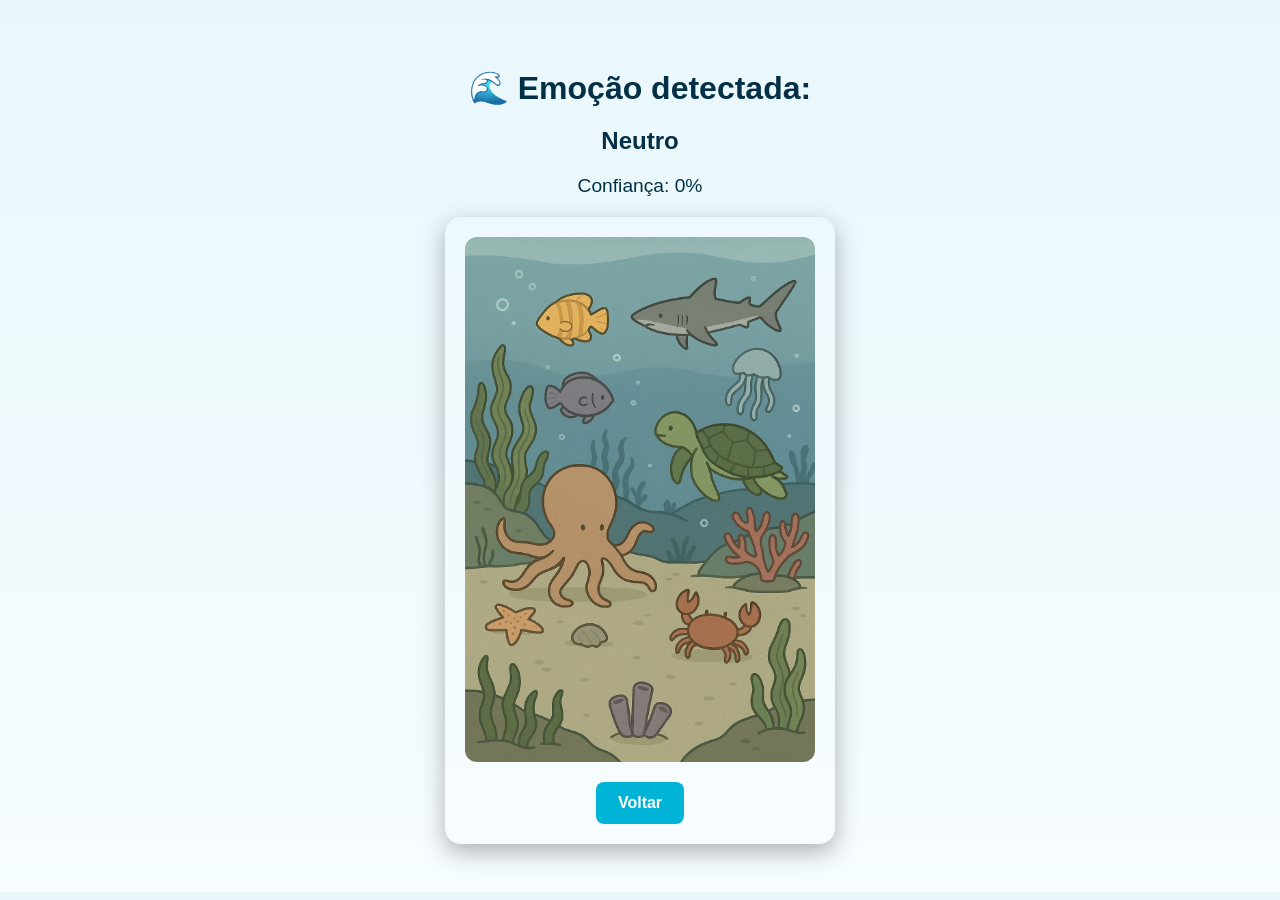
<file: public/resultado.html>
<!DOCTYPE html>
<html lang="pt-BR">
<head>
  <meta charset="utf-8" />
  <meta name="viewport" content="width=device-width, initial-scale=1" />
  <title>Resultado - Exploração do Oceano</title>
  <style>
    body {
      background:linear-gradient(180deg,#e9f7fb 0%, #f6fcff 100%);
      color: white;
      font-family: Arial, sans-serif;
      text-align: center;
      padding: 40px 20px;
      color:#033047;
    }
    h1 {
      margin-bottom: 8px;
      color:#033047;
    }
    p {
      font-size: 1.2rem;
      margin-top: 0;
      margin-bottom: 20px;
      color:#033047;
    }
    .card {
      display: inline-block;
      background: rgba(255, 255, 255, 0.05);
      padding: 20px;
      border-radius: 16px;
      box-shadow: 0 8px 24px rgba(0,0,0,0.3);
    }
    .card img {
      max-width: 350px;
      border-radius: 12px;
      display: block;
      margin: 0 auto 20px auto;
    }
    button {
      padding: 12px 22px;
      background: #00b4d8;
      border: none;
      border-radius: 8px;
      color: white;
      font-weight: bold;
      cursor: pointer;
      font-size: 1rem;
      transition: background 0.3s ease;
    }
    button:hover {
      background: #0093ba;
    }
  </style>
</head>
<body>
  <h1>🌊 Emoção detectada:</h1>
  <h2 id="emocaoTitle">Processando...</h2>
  <p id="confTitle"></p>

  <div class="card">
    <img id="imagemEmocao" alt="Imagem relacionada à emoção" />
    <button onclick="voltar()">Voltar</button>
  </div>

  <script>
    const imagensPorEmocao = {
      feliz: [
        'static/mar_feliz/1.png',
        'static/mar_feliz/2.png'
      ],
      triste: [
        'static/mar_triste/3.png',
        'static/mar_triste/4.png'
      ],
      neutro: [
        'static/mar_neutro/5.png',
        'static/mar_neutro/6.png'
      ]
    };

    const traducoes = {
      happy: 'feliz',
      sad: 'triste',
      neutral: 'neutro',
      angry: 'triste',
      fearful: 'triste',
      disgusted: 'triste',
      surprised: 'feliz'
    };

    function getQueryParam(name) {
      const params = new URLSearchParams(window.location.search);
      return params.get(name);
    }

    function imagemAleatoria(lista) {
      return lista[Math.floor(Math.random() * lista.length)];
    }

    const emocaoOriginal = getQueryParam('emocao') || 'neutral';
    const conf = getQueryParam('conf') || '0';
    const emocaoTraduzida = traducoes[emocaoOriginal] || 'nenhuma';

    document.getElementById('emocaoTitle').innerText = emocaoTraduzida.charAt(0).toUpperCase() + emocaoTraduzida.slice(1);
    document.getElementById('confTitle').innerText = `Confiança: ${conf}%`;

    if (imagensPorEmocao[emocaoTraduzida] && imagensPorEmocao[emocaoTraduzida].length > 0) {
      document.getElementById('imagemEmocao').src = imagemAleatoria(imagensPorEmocao[emocaoTraduzida]);
    } else {
      document.getElementById('imagemEmocao').style.display = 'none';
    }

    function voltar() {
      window.location.href = 'index.html';
    }
  </script>
</body>
</html>
</file>
